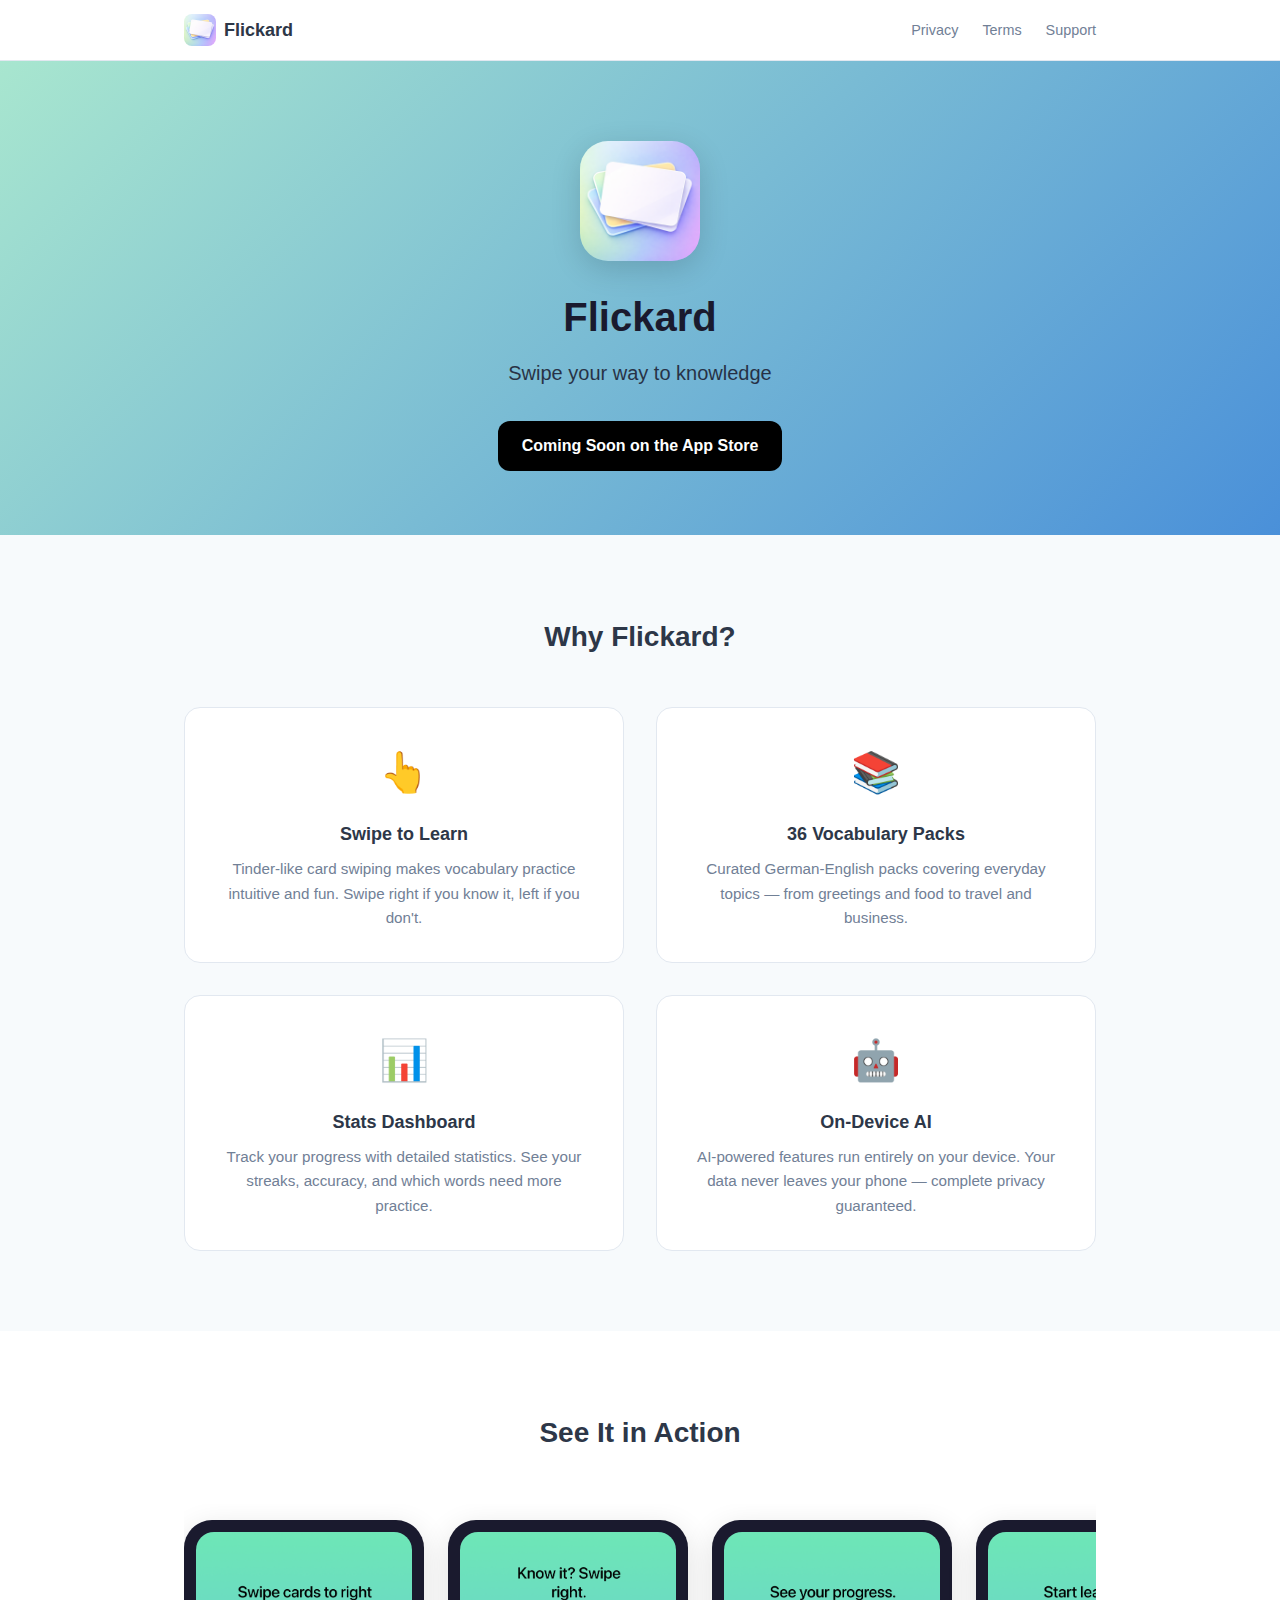
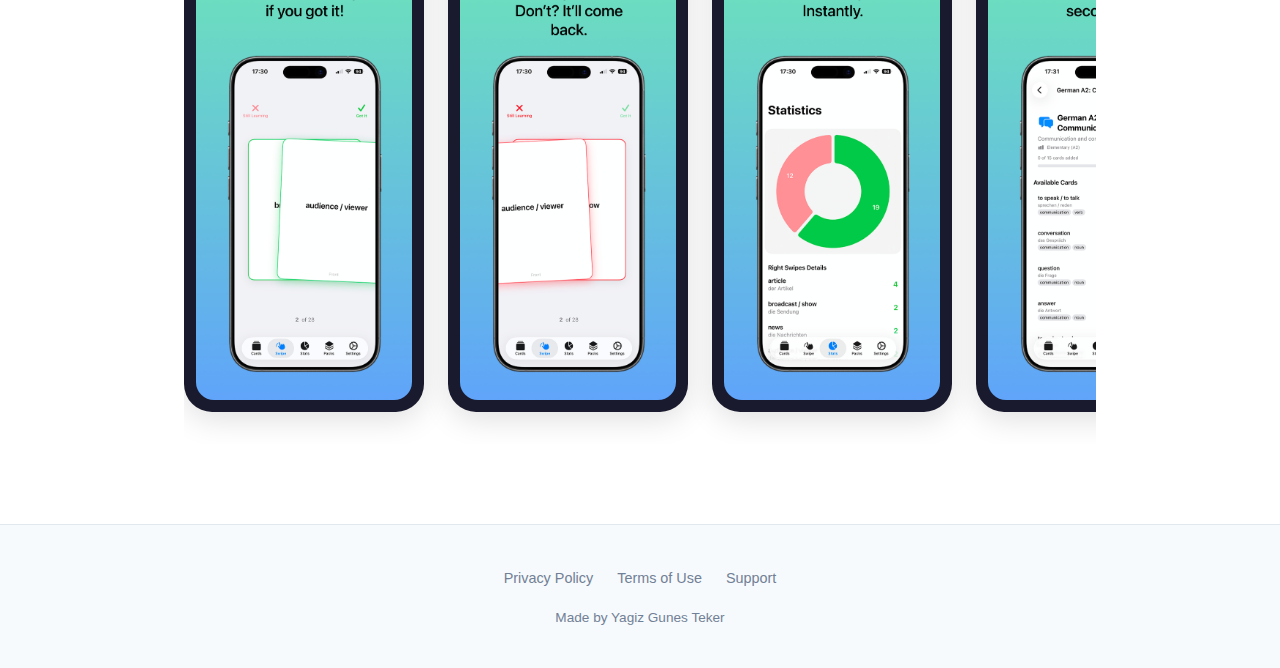
<file: index.html>
<!DOCTYPE html>
<html lang="en">
<head>
  <meta charset="UTF-8">
  <meta name="viewport" content="width=device-width, initial-scale=1.0">
  <title>Flickard — Swipe Your Way to Knowledge</title>
  <meta name="description" content="Flickard is a SwiftUI flashcard app with a Tinder-like swipe interface for learning German-English vocabulary. 36 vocabulary packs, stats dashboard, and on-device AI.">
  <meta name="keywords" content="flashcard app, German vocabulary, swipe learning, language learning, iOS app">
  <link rel="canonical" href="https://flickard.app/">

  <!-- Open Graph -->
  <meta property="og:title" content="Flickard — Swipe Your Way to Knowledge">
  <meta property="og:description" content="A SwiftUI flashcard app with a Tinder-like swipe interface for learning German-English vocabulary.">
  <meta property="og:image" content="https://flickard.app/assets/icon.png">
  <meta property="og:url" content="https://flickard.app/">
  <meta property="og:type" content="website">

  <!-- Twitter Card -->
  <meta name="twitter:card" content="summary_large_image">
  <meta name="twitter:title" content="Flickard — Swipe Your Way to Knowledge">
  <meta name="twitter:description" content="A SwiftUI flashcard app with a Tinder-like swipe interface for learning German-English vocabulary.">
  <meta name="twitter:image" content="https://flickard.app/assets/icon.png">

  <link rel="icon" type="image/png" href="assets/icon.png">
  <link rel="stylesheet" href="styles.css">

  <!-- Structured Data -->
  <script type="application/ld+json">
  {
    "@context": "https://schema.org",
    "@type": "SoftwareApplication",
    "name": "Flickard",
    "operatingSystem": "iOS",
    "applicationCategory": "EducationApplication",
    "description": "A SwiftUI flashcard app with a Tinder-like swipe interface for learning German-English vocabulary.",
    "offers": {
      "@type": "Offer",
      "price": "0",
      "priceCurrency": "USD"
    },
    "author": {
      "@type": "Person",
      "name": "Yagiz Gunes Teker"
    }
  }
  </script>
</head>
<body>

  <!-- Navigation -->
  <nav class="nav" aria-label="Main navigation">
    <div class="container">
      <a href="index.html" class="nav-brand">
        <img src="assets/icon.png" alt="Flickard app icon" width="32" height="32">
        Flickard
      </a>
      <ul class="nav-links">
        <li><a href="privacy.html">Privacy</a></li>
        <li><a href="terms.html">Terms</a></li>
        <li><a href="support.html">Support</a></li>
      </ul>
    </div>
  </nav>

  <main>
    <!-- Hero -->
    <section class="hero">
      <div class="container">
        <img src="assets/icon.png" alt="Flickard app icon" class="hero-icon" width="120" height="120">
        <h1>Flickard</h1>
        <p class="tagline">Swipe your way to knowledge</p>
        <!-- TODO: Replace with actual App Store link -->
        <a href="#" class="app-store-placeholder" aria-label="Download on the App Store (coming soon)">
          Coming Soon on the App Store
        </a>
      </div>
    </section>

    <!-- Features -->
    <section class="features" id="features">
      <div class="container">
        <h2 class="section-title">Why Flickard?</h2>
        <div class="features-grid">
          <div class="feature-card">
            <div class="feature-icon" aria-hidden="true">👆</div>
            <h3>Swipe to Learn</h3>
            <p>Tinder-like card swiping makes vocabulary practice intuitive and fun. Swipe right if you know it, left if you don't.</p>
          </div>
          <div class="feature-card">
            <div class="feature-icon" aria-hidden="true">📚</div>
            <h3>36 Vocabulary Packs</h3>
            <p>Curated German-English packs covering everyday topics — from greetings and food to travel and business.</p>
          </div>
          <div class="feature-card">
            <div class="feature-icon" aria-hidden="true">📊</div>
            <h3>Stats Dashboard</h3>
            <p>Track your progress with detailed statistics. See your streaks, accuracy, and which words need more practice.</p>
          </div>
          <div class="feature-card">
            <div class="feature-icon" aria-hidden="true">🤖</div>
            <h3>On-Device AI</h3>
            <p>AI-powered features run entirely on your device. Your data never leaves your phone — complete privacy guaranteed.</p>
          </div>
        </div>
      </div>
    </section>

    <!-- Screenshots -->
    <section class="screenshots" id="screenshots">
      <div class="container">
        <h2 class="section-title">See It in Action</h2>
        <div class="screenshots-scroll">
          <div class="phone-frame">
            <img src="assets/screenshot_1.png" alt="Flickard swipe interface showing a German-English vocabulary card" width="216" height="468">
          </div>
          <div class="phone-frame">
            <img src="assets/screenshot_2.png" alt="Flickard vocabulary pack selection screen" width="216" height="468">
          </div>
          <div class="phone-frame">
            <img src="assets/screenshot_3.png" alt="Flickard statistics dashboard showing learning progress" width="216" height="468">
          </div>
          <div class="phone-frame">
            <img src="assets/screenshot_5.png" alt="Flickard additional feature screen" width="216" height="468">
          </div>
        </div>
      </div>
    </section>
  </main>

  <!-- Footer -->
  <footer class="footer">
    <div class="container">
      <ul class="footer-links">
        <li><a href="privacy.html">Privacy Policy</a></li>
        <li><a href="terms.html">Terms of Use</a></li>
        <li><a href="support.html">Support</a></li>
      </ul>
      <p class="footer-credit">Made by Yagiz Gunes Teker</p>
    </div>
  </footer>

</body>
</html>
</file>
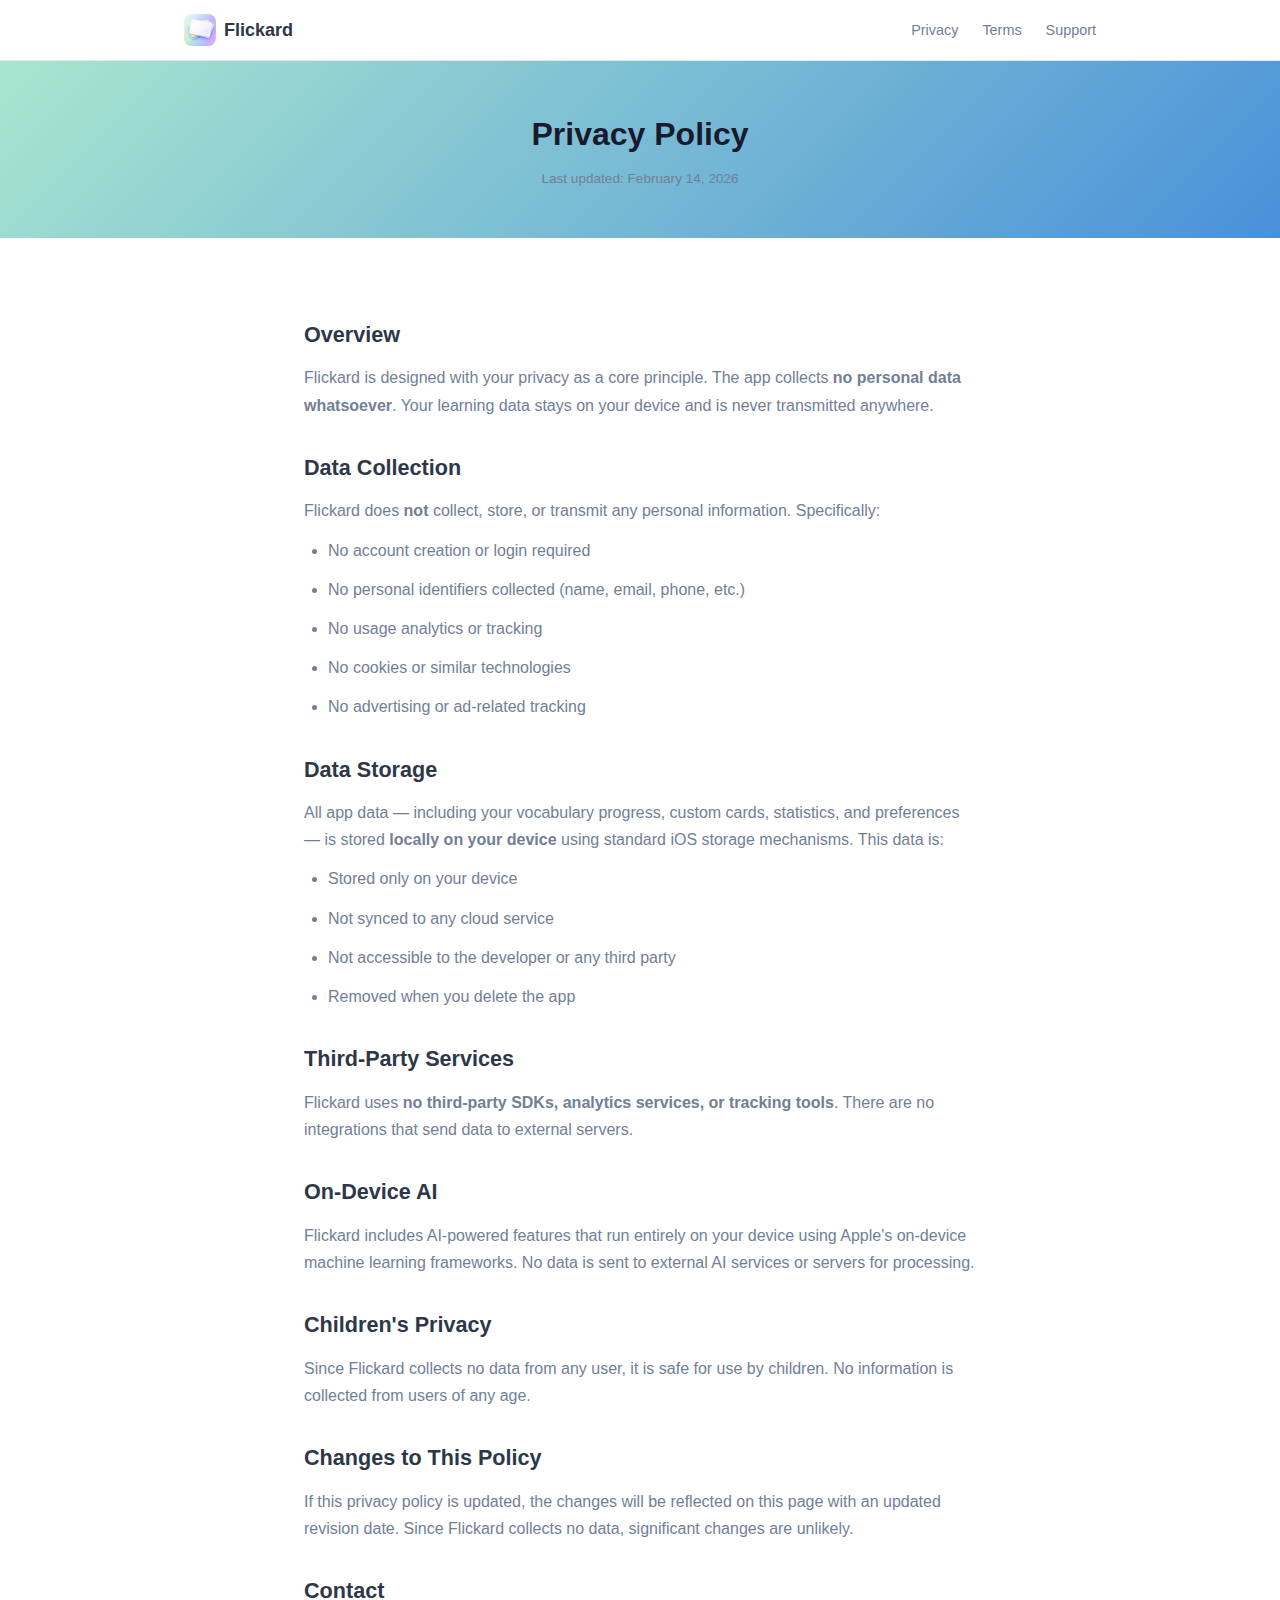
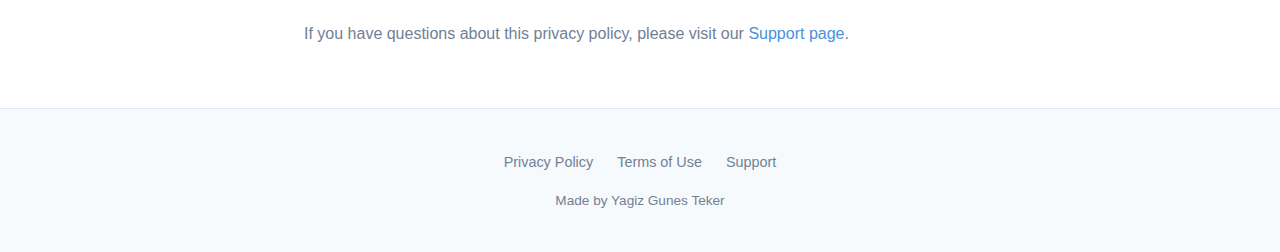
<file: privacy.html>
<!DOCTYPE html>
<html lang="en">
<head>
  <meta charset="UTF-8">
  <meta name="viewport" content="width=device-width, initial-scale=1.0">
  <title>Privacy Policy — Flickard</title>
  <meta name="description" content="Flickard Privacy Policy. Flickard collects no personal data. All data is stored locally on your device.">
  <link rel="canonical" href="https://flickard.app/privacy.html">
  <link rel="icon" type="image/png" href="assets/icon.png">
  <link rel="stylesheet" href="styles.css">
</head>
<body>

  <!-- Navigation -->
  <nav class="nav" aria-label="Main navigation">
    <div class="container">
      <a href="index.html" class="nav-brand">
        <img src="assets/icon.png" alt="Flickard app icon" width="32" height="32">
        Flickard
      </a>
      <ul class="nav-links">
        <li><a href="privacy.html">Privacy</a></li>
        <li><a href="terms.html">Terms</a></li>
        <li><a href="support.html">Support</a></li>
      </ul>
    </div>
  </nav>

  <!-- Header -->
  <header class="page-header">
    <div class="container">
      <h1>Privacy Policy</h1>
      <p class="last-updated">Last updated: February 14, 2026</p>
    </div>
  </header>

  <main class="page-content">
    <div class="container">

      <h2>Overview</h2>
      <p>Flickard is designed with your privacy as a core principle. The app collects <strong>no personal data whatsoever</strong>. Your learning data stays on your device and is never transmitted anywhere.</p>

      <h2>Data Collection</h2>
      <p>Flickard does <strong>not</strong> collect, store, or transmit any personal information. Specifically:</p>
      <ul>
        <li>No account creation or login required</li>
        <li>No personal identifiers collected (name, email, phone, etc.)</li>
        <li>No usage analytics or tracking</li>
        <li>No cookies or similar technologies</li>
        <li>No advertising or ad-related tracking</li>
      </ul>

      <h2>Data Storage</h2>
      <p>All app data — including your vocabulary progress, custom cards, statistics, and preferences — is stored <strong>locally on your device</strong> using standard iOS storage mechanisms. This data is:</p>
      <ul>
        <li>Stored only on your device</li>
        <li>Not synced to any cloud service</li>
        <li>Not accessible to the developer or any third party</li>
        <li>Removed when you delete the app</li>
      </ul>

      <h2>Third-Party Services</h2>
      <p>Flickard uses <strong>no third-party SDKs, analytics services, or tracking tools</strong>. There are no integrations that send data to external servers.</p>

      <h2>On-Device AI</h2>
      <p>Flickard includes AI-powered features that run entirely on your device using Apple's on-device machine learning frameworks. No data is sent to external AI services or servers for processing.</p>

      <h2>Children's Privacy</h2>
      <p>Since Flickard collects no data from any user, it is safe for use by children. No information is collected from users of any age.</p>

      <h2>Changes to This Policy</h2>
      <p>If this privacy policy is updated, the changes will be reflected on this page with an updated revision date. Since Flickard collects no data, significant changes are unlikely.</p>

      <h2>Contact</h2>
      <p>If you have questions about this privacy policy, please visit our <a href="support.html">Support page</a>.</p>

    </div>
  </main>

  <!-- Footer -->
  <footer class="footer">
    <div class="container">
      <ul class="footer-links">
        <li><a href="privacy.html">Privacy Policy</a></li>
        <li><a href="terms.html">Terms of Use</a></li>
        <li><a href="support.html">Support</a></li>
      </ul>
      <p class="footer-credit">Made by Yagiz Gunes Teker</p>
    </div>
  </footer>

</body>
</html>
</file>
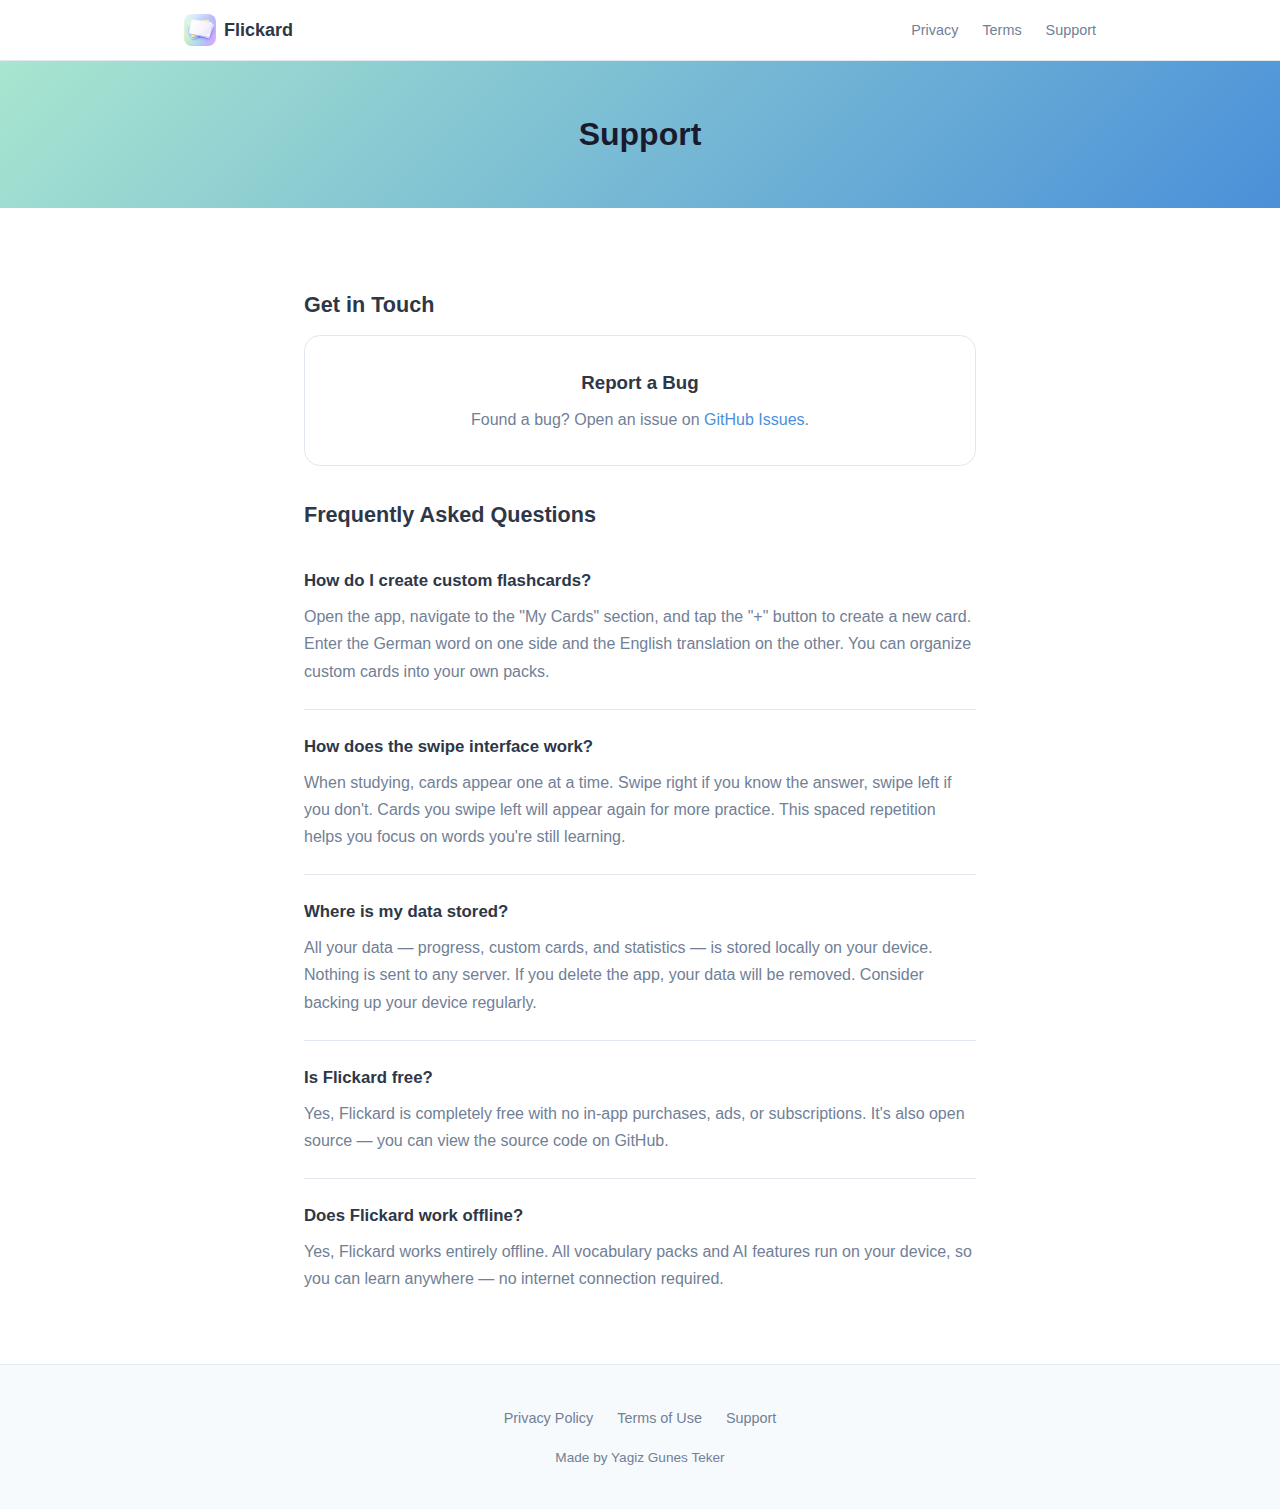
<file: support.html>
<!DOCTYPE html>
<html lang="en">

<head>
  <meta charset="UTF-8">
  <meta name="viewport" content="width=device-width, initial-scale=1.0">
  <title>Support — Flickard</title>
  <meta name="description"
    content="Get help with Flickard. Contact support, report bugs, and find answers to frequently asked questions.">
  <link rel="canonical" href="https://flickard.app/support.html">
  <link rel="icon" type="image/png" href="assets/icon.png">
  <link rel="stylesheet" href="styles.css">
</head>

<body>

  <!-- Navigation -->
  <nav class="nav" aria-label="Main navigation">
    <div class="container">
      <a href="index.html" class="nav-brand">
        <img src="assets/icon.png" alt="Flickard app icon" width="32" height="32">
        Flickard
      </a>
      <ul class="nav-links">
        <li><a href="privacy.html">Privacy</a></li>
        <li><a href="terms.html">Terms</a></li>
        <li><a href="support.html">Support</a></li>
      </ul>
    </div>
  </nav>

  <!-- Header -->
  <header class="page-header">
    <div class="container">
      <h1>Support</h1>
    </div>
  </header>

  <main class="page-content">
    <div class="container">

      <!-- Contact Options -->
      <h2>Get in Touch</h2>

      <!--
      <div class="contact-card">
        <h3>Email Support</h3>
        <p><a href="mailto:support@flickard.app">support@flickard.app</a></p>
      </div>
      -->

      <div class="contact-card">
        <h3>Report a Bug</h3>
        <p>Found a bug? Open an issue on <a href="https://github.com/ygteker/Flickard/issues" target="_blank"
            rel="noopener">GitHub Issues</a>.</p>
      </div>

      <!-- FAQ -->
      <h2>Frequently Asked Questions</h2>

      <div class="faq-item">
        <h3>How do I create custom flashcards?</h3>
        <p>Open the app, navigate to the "My Cards" section, and tap the "+" button to create a new card. Enter the
          German word on one side and the English translation on the other. You can organize custom cards into your own
          packs.</p>
      </div>

      <div class="faq-item">
        <h3>How does the swipe interface work?</h3>
        <p>When studying, cards appear one at a time. Swipe right if you know the answer, swipe left if you don't. Cards
          you swipe left will appear again for more practice. This spaced repetition helps you focus on words you're
          still learning.</p>
      </div>

      <div class="faq-item">
        <h3>Where is my data stored?</h3>
        <p>All your data — progress, custom cards, and statistics — is stored locally on your device. Nothing is sent to
          any server. If you delete the app, your data will be removed. Consider backing up your device regularly.</p>
      </div>

      <div class="faq-item">
        <h3>Is Flickard free?</h3>
        <p>Yes, Flickard is completely free with no in-app purchases, ads, or subscriptions. It's also open source — you
          can view the source code on GitHub.</p>
      </div>

      <div class="faq-item">
        <h3>Does Flickard work offline?</h3>
        <p>Yes, Flickard works entirely offline. All vocabulary packs and AI features run on your device, so you can
          learn anywhere — no internet connection required.</p>
      </div>

    </div>
  </main>

  <!-- Footer -->
  <footer class="footer">
    <div class="container">
      <ul class="footer-links">
        <li><a href="privacy.html">Privacy Policy</a></li>
        <li><a href="terms.html">Terms of Use</a></li>
        <li><a href="support.html">Support</a></li>
      </ul>
      <p class="footer-credit">Made by Yagiz Gunes Teker</p>
    </div>
  </footer>

</body>

</html>
</file>
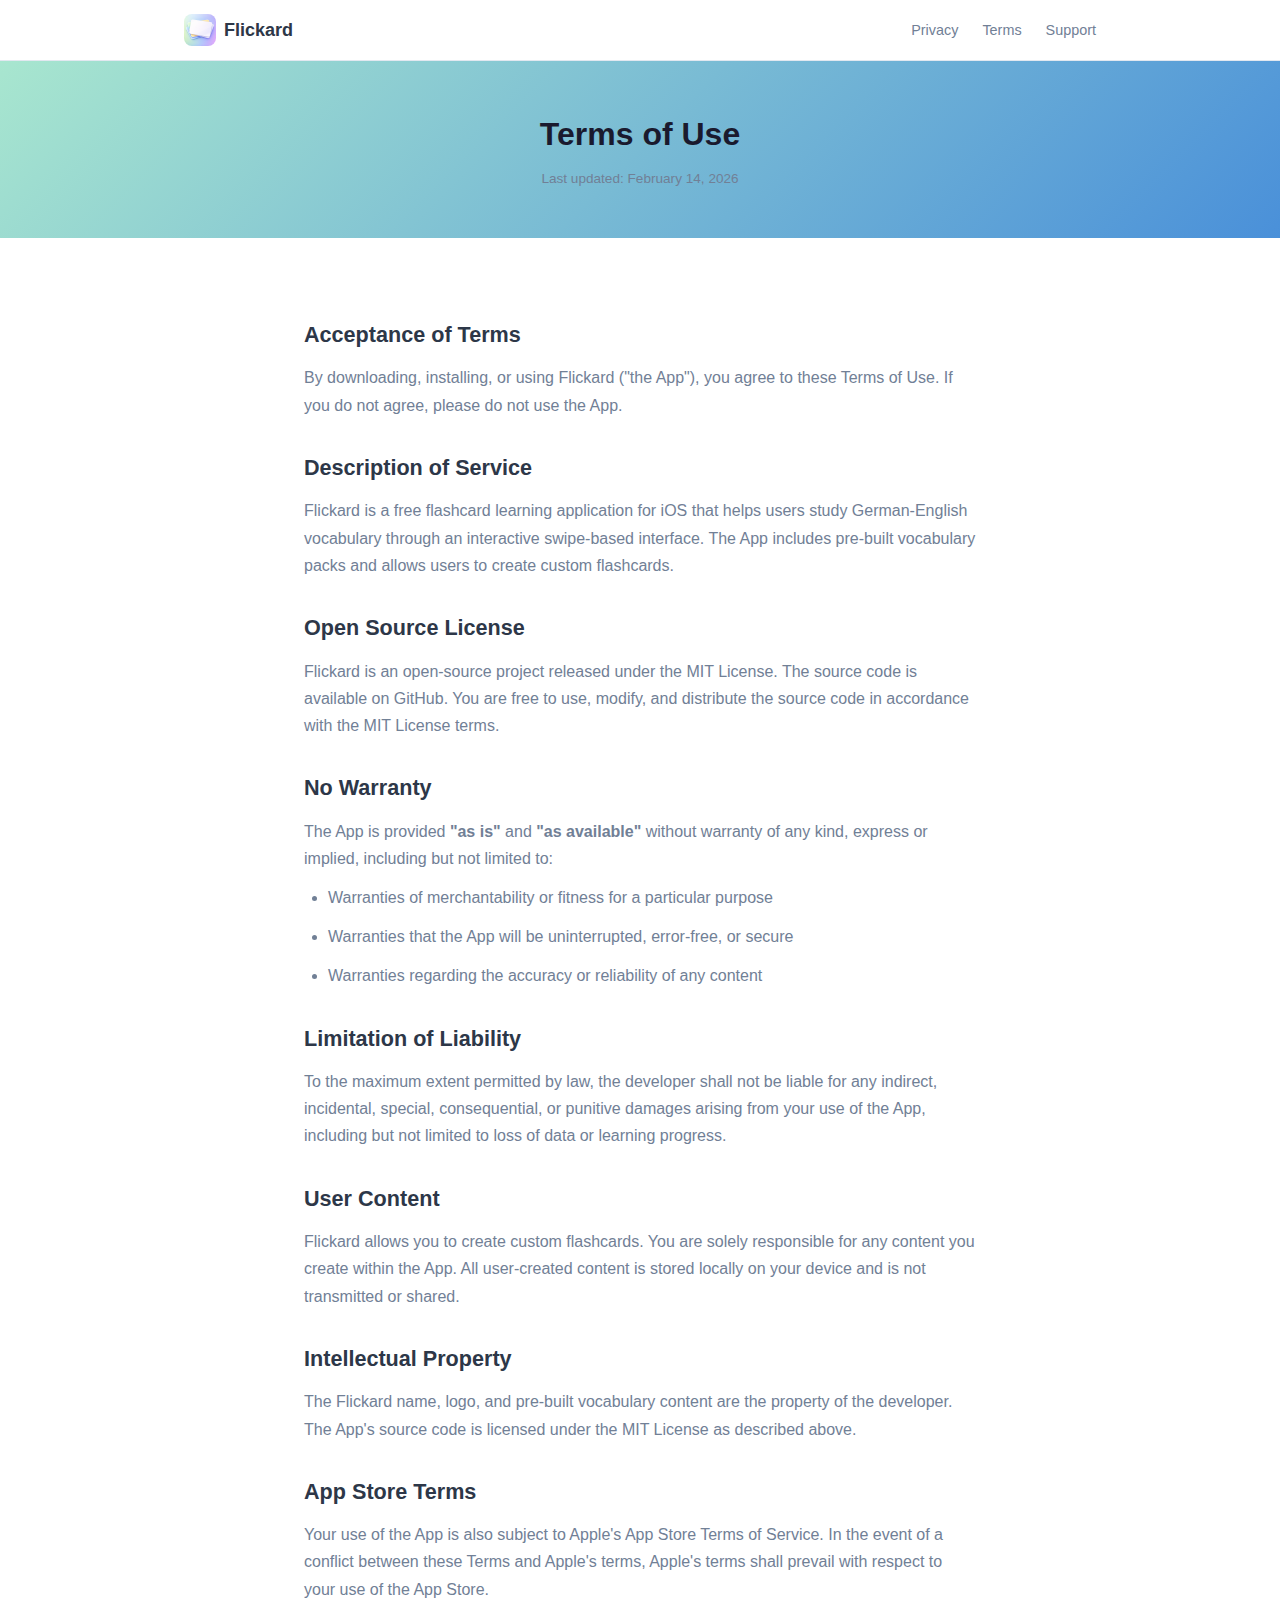
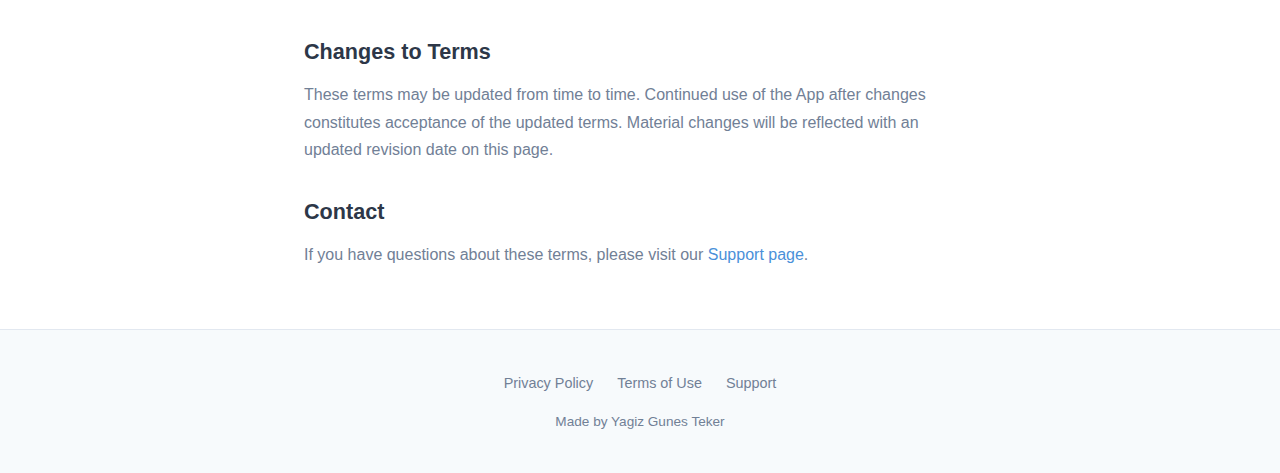
<file: terms.html>
<!DOCTYPE html>
<html lang="en">
<head>
  <meta charset="UTF-8">
  <meta name="viewport" content="width=device-width, initial-scale=1.0">
  <title>Terms of Use — Flickard</title>
  <meta name="description" content="Flickard Terms of Use. Flickard is a free, open-source flashcard app provided as-is.">
  <link rel="canonical" href="https://flickard.app/terms.html">
  <link rel="icon" type="image/png" href="assets/icon.png">
  <link rel="stylesheet" href="styles.css">
</head>
<body>

  <!-- Navigation -->
  <nav class="nav" aria-label="Main navigation">
    <div class="container">
      <a href="index.html" class="nav-brand">
        <img src="assets/icon.png" alt="Flickard app icon" width="32" height="32">
        Flickard
      </a>
      <ul class="nav-links">
        <li><a href="privacy.html">Privacy</a></li>
        <li><a href="terms.html">Terms</a></li>
        <li><a href="support.html">Support</a></li>
      </ul>
    </div>
  </nav>

  <!-- Header -->
  <header class="page-header">
    <div class="container">
      <h1>Terms of Use</h1>
      <p class="last-updated">Last updated: February 14, 2026</p>
    </div>
  </header>

  <main class="page-content">
    <div class="container">

      <h2>Acceptance of Terms</h2>
      <p>By downloading, installing, or using Flickard ("the App"), you agree to these Terms of Use. If you do not agree, please do not use the App.</p>

      <h2>Description of Service</h2>
      <p>Flickard is a free flashcard learning application for iOS that helps users study German-English vocabulary through an interactive swipe-based interface. The App includes pre-built vocabulary packs and allows users to create custom flashcards.</p>

      <h2>Open Source License</h2>
      <p>Flickard is an open-source project released under the MIT License. The source code is available on GitHub. You are free to use, modify, and distribute the source code in accordance with the MIT License terms.</p>

      <h2>No Warranty</h2>
      <p>The App is provided <strong>"as is"</strong> and <strong>"as available"</strong> without warranty of any kind, express or implied, including but not limited to:</p>
      <ul>
        <li>Warranties of merchantability or fitness for a particular purpose</li>
        <li>Warranties that the App will be uninterrupted, error-free, or secure</li>
        <li>Warranties regarding the accuracy or reliability of any content</li>
      </ul>

      <h2>Limitation of Liability</h2>
      <p>To the maximum extent permitted by law, the developer shall not be liable for any indirect, incidental, special, consequential, or punitive damages arising from your use of the App, including but not limited to loss of data or learning progress.</p>

      <h2>User Content</h2>
      <p>Flickard allows you to create custom flashcards. You are solely responsible for any content you create within the App. All user-created content is stored locally on your device and is not transmitted or shared.</p>

      <h2>Intellectual Property</h2>
      <p>The Flickard name, logo, and pre-built vocabulary content are the property of the developer. The App's source code is licensed under the MIT License as described above.</p>

      <h2>App Store Terms</h2>
      <p>Your use of the App is also subject to Apple's App Store Terms of Service. In the event of a conflict between these Terms and Apple's terms, Apple's terms shall prevail with respect to your use of the App Store.</p>

      <h2>Changes to Terms</h2>
      <p>These terms may be updated from time to time. Continued use of the App after changes constitutes acceptance of the updated terms. Material changes will be reflected with an updated revision date on this page.</p>

      <h2>Contact</h2>
      <p>If you have questions about these terms, please visit our <a href="support.html">Support page</a>.</p>

    </div>
  </main>

  <!-- Footer -->
  <footer class="footer">
    <div class="container">
      <ul class="footer-links">
        <li><a href="privacy.html">Privacy Policy</a></li>
        <li><a href="terms.html">Terms of Use</a></li>
        <li><a href="support.html">Support</a></li>
      </ul>
      <p class="footer-credit">Made by Yagiz Gunes Teker</p>
    </div>
  </footer>

</body>
</html>
</file>
<file: styles.css>
/* ===== Reset & Base ===== */
*,
*::before,
*::after {
  margin: 0;
  padding: 0;
  box-sizing: border-box;
}

:root {
  --mint: #A8E6CF;
  --teal: #6BC5A0;
  --blue: #4A90D9;
  --dark: #1a1a2e;
  --text: #2d3748;
  --text-light: #718096;
  --bg: #ffffff;
  --bg-alt: #f7fafc;
  --card-bg: #ffffff;
  --border: #e2e8f0;
  --gradient: linear-gradient(135deg, var(--mint), var(--blue));
}

@media (prefers-color-scheme: dark) {
  :root {
    --text: #e2e8f0;
    --text-light: #a0aec0;
    --bg: #1a1a2e;
    --bg-alt: #16213e;
    --card-bg: #1e2a4a;
    --border: #2d3748;
  }
}

html {
  scroll-behavior: smooth;
}

body {
  font-family: -apple-system, BlinkMacSystemFont, 'Segoe UI', Roboto, Oxygen, Ubuntu, Cantarell, sans-serif;
  color: var(--text);
  background: var(--bg);
  line-height: 1.6;
  -webkit-font-smoothing: antialiased;
}

a {
  color: var(--blue);
  text-decoration: none;
}

a:hover {
  text-decoration: underline;
}

img {
  max-width: 100%;
  height: auto;
  display: block;
}

/* ===== Layout ===== */
.container {
  max-width: 960px;
  margin: 0 auto;
  padding: 0 1.5rem;
}

/* ===== Navigation ===== */
.nav {
  position: sticky;
  top: 0;
  background: var(--bg);
  border-bottom: 1px solid var(--border);
  z-index: 100;
  backdrop-filter: blur(10px);
  -webkit-backdrop-filter: blur(10px);
}

@media (prefers-color-scheme: dark) {
  .nav {
    background: rgba(26, 26, 46, 0.9);
  }
}

.nav .container {
  display: flex;
  align-items: center;
  justify-content: space-between;
  height: 60px;
}

.nav-brand {
  display: flex;
  align-items: center;
  gap: 0.5rem;
  font-weight: 700;
  font-size: 1.125rem;
  color: var(--text);
  text-decoration: none;
}

.nav-brand:hover {
  text-decoration: none;
}

.nav-brand img {
  width: 32px;
  height: 32px;
  border-radius: 8px;
}

.nav-links {
  display: flex;
  gap: 1.5rem;
  list-style: none;
}

.nav-links a {
  color: var(--text-light);
  font-size: 0.9rem;
  transition: color 0.2s;
}

.nav-links a:hover {
  color: var(--text);
  text-decoration: none;
}

/* ===== Hero ===== */
.hero {
  background: var(--gradient);
  padding: 5rem 0 4rem;
  text-align: center;
  color: #1a1a2e;
}

.hero-icon {
  width: 120px;
  height: 120px;
  border-radius: 28px;
  margin: 0 auto 1.5rem;
  box-shadow: 0 8px 30px rgba(0, 0, 0, 0.15);
}

.hero h1 {
  font-size: 2.5rem;
  font-weight: 800;
  margin-bottom: 0.5rem;
}

.hero .tagline {
  font-size: 1.25rem;
  opacity: 0.85;
  margin-bottom: 2rem;
}

.app-store-badge {
  display: inline-block;
  transition: transform 0.2s;
}

.app-store-badge:hover {
  transform: scale(1.05);
}

.app-store-badge img {
  height: 54px;
  width: auto;
}

.app-store-placeholder {
  display: inline-block;
  background: #000;
  color: #fff;
  padding: 0.75rem 1.5rem;
  border-radius: 12px;
  font-size: 1rem;
  font-weight: 600;
  transition: transform 0.2s;
}

.app-store-placeholder:hover {
  transform: scale(1.05);
  text-decoration: none;
  color: #fff;
}

/* ===== Features ===== */
.features {
  padding: 5rem 0;
  background: var(--bg-alt);
}

.section-title {
  text-align: center;
  font-size: 1.75rem;
  font-weight: 700;
  margin-bottom: 3rem;
}

.features-grid {
  display: grid;
  grid-template-columns: repeat(2, 1fr);
  gap: 2rem;
}

.feature-card {
  background: var(--card-bg);
  border: 1px solid var(--border);
  border-radius: 16px;
  padding: 2rem;
  text-align: center;
  transition: transform 0.2s, box-shadow 0.2s;
}

.feature-card:hover {
  transform: translateY(-2px);
  box-shadow: 0 4px 20px rgba(0, 0, 0, 0.08);
}

.feature-icon {
  font-size: 2.5rem;
  margin-bottom: 1rem;
}

.feature-card h3 {
  font-size: 1.125rem;
  margin-bottom: 0.5rem;
}

.feature-card p {
  color: var(--text-light);
  font-size: 0.95rem;
}

/* ===== Screenshots ===== */
.screenshots {
  padding: 5rem 0;
}

.screenshots-scroll {
  display: flex;
  gap: 1.5rem;
  overflow-x: auto;
  padding: 1rem 0 2rem;
  scroll-snap-type: x mandatory;
  -webkit-overflow-scrolling: touch;
}

.screenshots-scroll::-webkit-scrollbar {
  height: 6px;
}

.screenshots-scroll::-webkit-scrollbar-track {
  background: var(--border);
  border-radius: 3px;
}

.screenshots-scroll::-webkit-scrollbar-thumb {
  background: var(--teal);
  border-radius: 3px;
}

.phone-frame {
  flex-shrink: 0;
  width: 240px;
  background: var(--dark);
  border-radius: 28px;
  padding: 12px;
  scroll-snap-align: center;
  box-shadow: 0 8px 30px rgba(0, 0, 0, 0.12);
}

.phone-frame img {
  border-radius: 18px;
  width: 100%;
}

/* ===== Footer ===== */
.footer {
  background: var(--bg-alt);
  border-top: 1px solid var(--border);
  padding: 2.5rem 0;
  text-align: center;
}

.footer-links {
  display: flex;
  justify-content: center;
  gap: 1.5rem;
  list-style: none;
  margin-bottom: 1rem;
  flex-wrap: wrap;
}

.footer-links a {
  color: var(--text-light);
  font-size: 0.9rem;
}

.footer-links a:hover {
  color: var(--text);
}

.footer-credit {
  color: var(--text-light);
  font-size: 0.85rem;
}

/* ===== Page Content (Privacy, Terms, Support) ===== */
.page-header {
  background: var(--gradient);
  padding: 3rem 0;
  text-align: center;
  color: #1a1a2e;
}

.page-header h1 {
  font-size: 2rem;
  font-weight: 800;
}

.page-content {
  padding: 3rem 0;
  max-width: 720px;
  margin: 0 auto;
}

.page-content .container {
  max-width: 720px;
}

.page-content h2 {
  font-size: 1.35rem;
  margin-top: 2rem;
  margin-bottom: 0.75rem;
}

.page-content p,
.page-content li {
  color: var(--text-light);
  margin-bottom: 0.75rem;
  line-height: 1.7;
}

.page-content ul {
  padding-left: 1.5rem;
  margin-bottom: 1rem;
}

.page-content a {
  color: var(--blue);
}

.last-updated {
  color: var(--text-light);
  font-size: 0.85rem;
  margin-top: 0.5rem;
}

/* ===== Support Page ===== */
.contact-card {
  background: var(--card-bg);
  border: 1px solid var(--border);
  border-radius: 16px;
  padding: 2rem;
  margin-bottom: 1.5rem;
  text-align: center;
}

.contact-card h3 {
  margin-bottom: 0.5rem;
}

.contact-card p {
  color: var(--text-light);
  margin-bottom: 0;
}

.faq-item {
  border-bottom: 1px solid var(--border);
  padding: 1.5rem 0;
}

.faq-item:last-child {
  border-bottom: none;
}

.faq-item h3 {
  font-size: 1.05rem;
  margin-bottom: 0.5rem;
}

.faq-item p {
  color: var(--text-light);
  margin-bottom: 0;
}

/* ===== Responsive ===== */
@media (max-width: 640px) {
  .hero {
    padding: 3rem 0 2.5rem;
  }

  .hero h1 {
    font-size: 2rem;
  }

  .hero .tagline {
    font-size: 1.1rem;
  }

  .hero-icon {
    width: 96px;
    height: 96px;
    border-radius: 22px;
  }

  .features-grid {
    grid-template-columns: 1fr;
    gap: 1rem;
  }

  .phone-frame {
    width: 200px;
  }

  .nav-links {
    gap: 1rem;
  }

  .nav-links a {
    font-size: 0.8rem;
  }

  .section-title {
    font-size: 1.5rem;
  }
}
</file>
